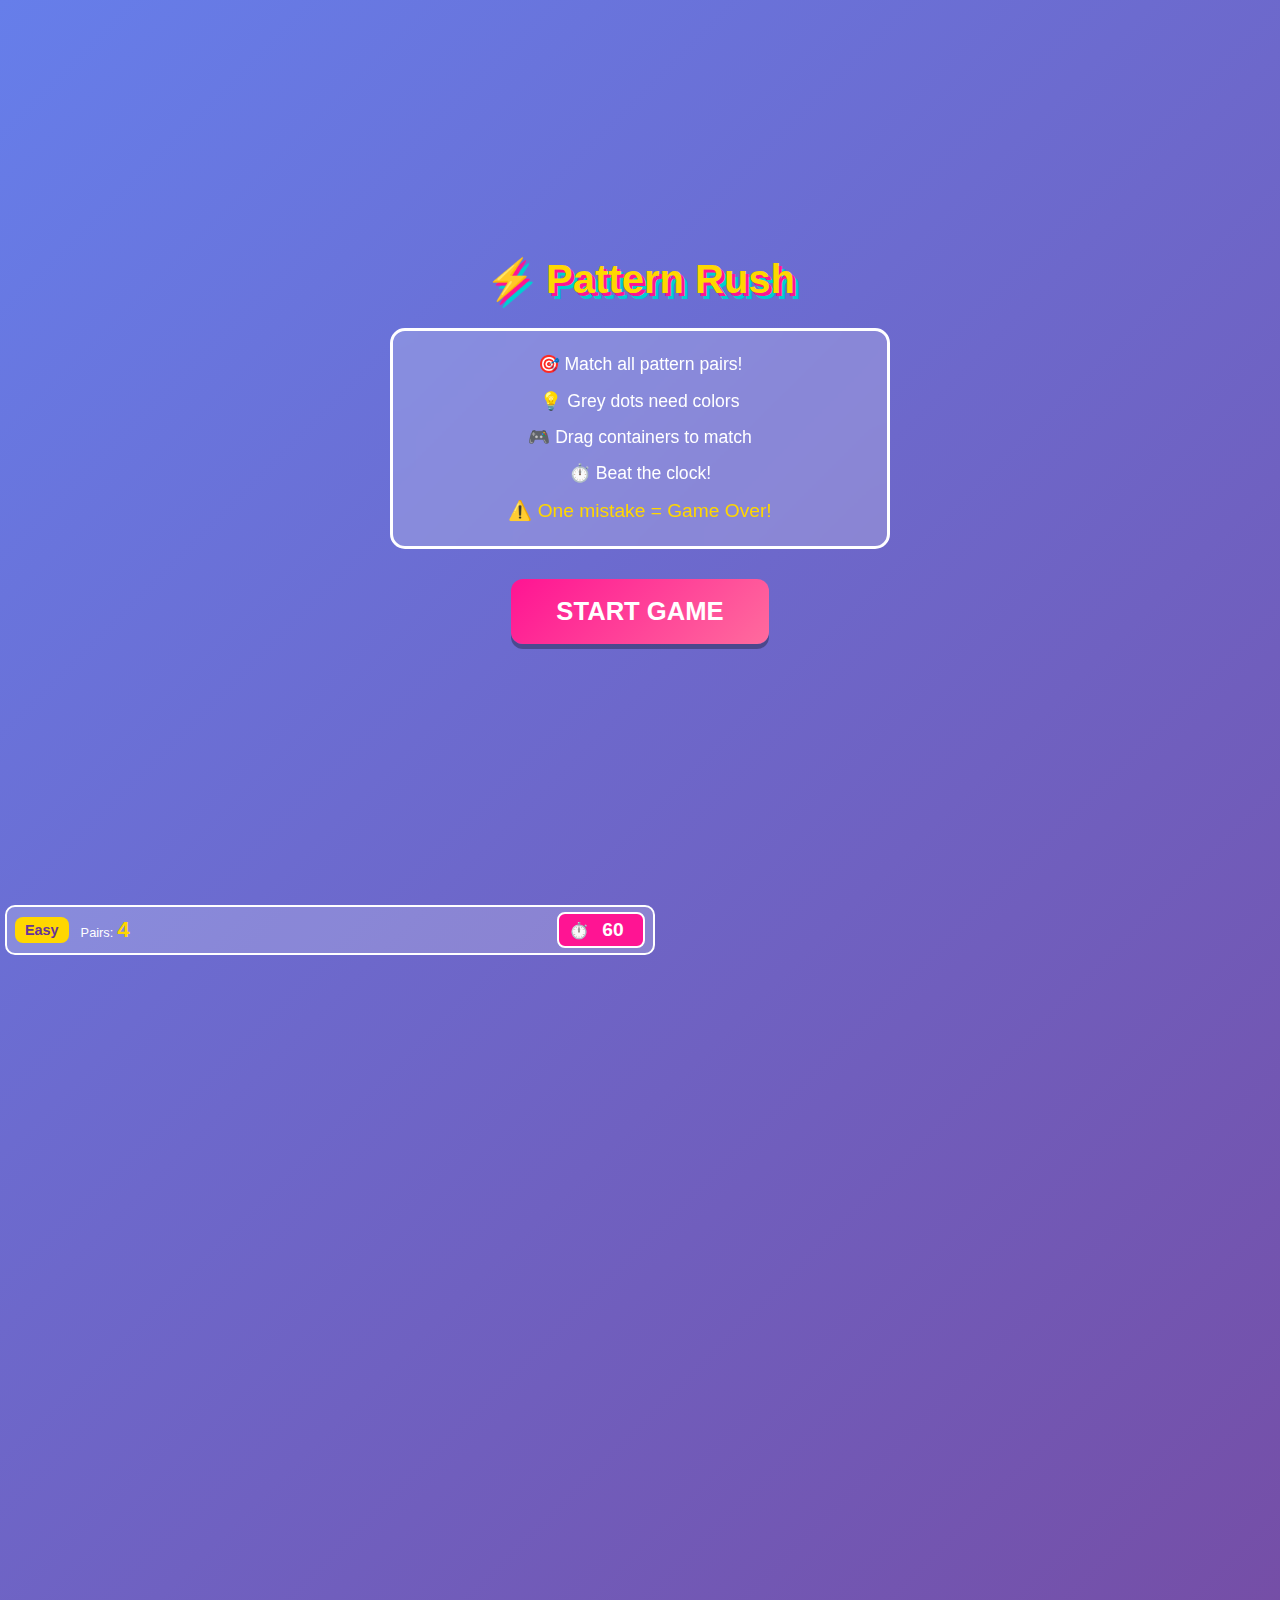
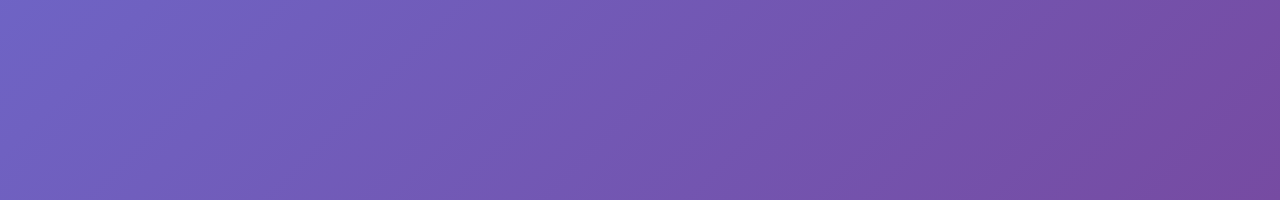
<file: index.html>
<!DOCTYPE html>
<html lang="en">
<head>
    <meta charset="UTF-8">
    <meta name="viewport" content="width=device-width, initial-scale=1.0">
    <title>Pattern Rush</title>
    <link rel="stylesheet" href="styles/main.css">
</head>
<body>
    <div id="app">
        <!-- Welcome Screen -->
        <div id="welcome-screen" class="screen active">
            <div class="container">
                <h1 class="game-title">⚡ Pattern Rush</h1>
                
                <div class="instructions">
                    <p>🎯 Match all pattern pairs!</p>
                    <p>💡 Grey dots need colors</p>
                    <p>🎮 Drag containers to match</p>
                    <p>⏱️ Beat the clock!</p>
                    <p>⚠️ One mistake = Game Over!</p>
                </div>
                
                <button class="btn-large btn-primary" onclick="game.showLevelSelect()">
                    START GAME
                </button>
            </div>
        </div>

        <!-- Level Selection Screen -->
        <div id="level-screen" class="screen">
            <div class="container">
                <h2 class="screen-title">Choose Level</h2>
                
                <div class="level-buttons">
                    <button class="level-btn" onclick="game.startGame('easy')">
                        <div class="level-emoji">😊</div>
                        <div class="level-name">EASY</div>
                        <div class="level-detail">4 Pairs - 2:00</div>
                    </button>
                    
                    <button class="level-btn" onclick="game.startGame('medium')">
                        <div class="level-emoji">😎</div>
                        <div class="level-name">MEDIUM</div>
                        <div class="level-detail">6 Pairs - 1:30</div>
                    </button>
                    
                    <button class="level-btn" onclick="game.startGame('hard')">
                        <div class="level-emoji">🔥</div>
                        <div class="level-name">HARD</div>
                        <div class="level-detail">7 Pairs - 1:00</div>
                    </button>
                </div>
                
                <button class="btn-medium btn-secondary" onclick="game.showWelcome()">
                    ← BACK
                </button>
            </div>
        </div>

        <!-- Game Screen -->
        <div id="game-screen" class="screen">
            <div class="game-header">
                <div class="header-left">
                    <span class="level-badge" id="current-level">Easy</span>
                    <div class="pairs-counter">
                        <span class="pairs-label">Pairs:</span>
                        <span class="pairs-number" id="pairs-count">4</span>
                    </div>
                </div>
                <div class="header-right">
                    <div class="timer" id="timer">
                        <span class="timer-icon">⏱️</span>
                        <span class="timer-value" id="timer-value">60</span>
                    </div>
                </div>
            </div>
            
            <!-- Free-flowing containers -->
            <div class="game-board" id="game-board">
                <!-- Tiles will be generated here -->
            </div>
            
            <div class="game-footer">
                <button class="btn-small btn-secondary" onclick="game.showLevelSelect()">
                    📋 MENU
                </button>
                <button class="btn-small btn-secondary" onclick="game.restartLevel()">
                    🔄 RESTART
                </button>
            </div>
        </div>

        <!-- Game Over Modal -->
        <div id="game-over-modal" class="modal">
            <div class="modal-content modal-fail">
                <div class="modal-emoji">😢</div>
                <h2 class="modal-title">Wrong Match!</h2>
                <p class="modal-text">Try again!</p>
                <div class="modal-buttons">
                    <button class="btn-medium btn-primary" onclick="game.restartLevel()">
                        TRY AGAIN
                    </button>
                    <button class="btn-medium btn-secondary" onclick="game.showLevelSelect()">
                        CHANGE LEVEL
                    </button>
                </div>
            </div>
        </div>

        <!-- Time's Up Modal -->
        <div id="timeout-modal" class="modal">
            <div class="modal-content modal-fail">
                <div class="modal-emoji">⏰</div>
                <h2 class="modal-title">Time's Up!</h2>
                <p class="modal-text">Try to be faster!</p>
                <div class="modal-buttons">
                    <button class="btn-medium btn-primary" onclick="game.restartLevel()">
                        TRY AGAIN
                    </button>
                    <button class="btn-medium btn-secondary" onclick="game.showLevelSelect()">
                        CHANGE LEVEL
                    </button>
                </div>
            </div>
        </div>

        <!-- Victory Modal -->
        <div id="victory-modal" class="modal">
            <div class="modal-content modal-success">
                <div class="modal-emoji">🎉</div>
                <h2 class="modal-title">You Win!</h2>
                <p class="modal-text" id="victory-time">Completed in 0:45!</p>
                <div class="modal-buttons">
                    <button class="btn-medium btn-primary" onclick="game.restartLevel()">
                        PLAY AGAIN
                    </button>
                    <button class="btn-medium btn-secondary" onclick="game.showLevelSelect()">
                        CHANGE LEVEL
                    </button>
                </div>
            </div>
        </div>
    </div>

    <script src="js/utils.js"></script>
    <script src="js/tile-generator.js"></script>
    <script src="js/game.js"></script>
</body>
</html>
</file>
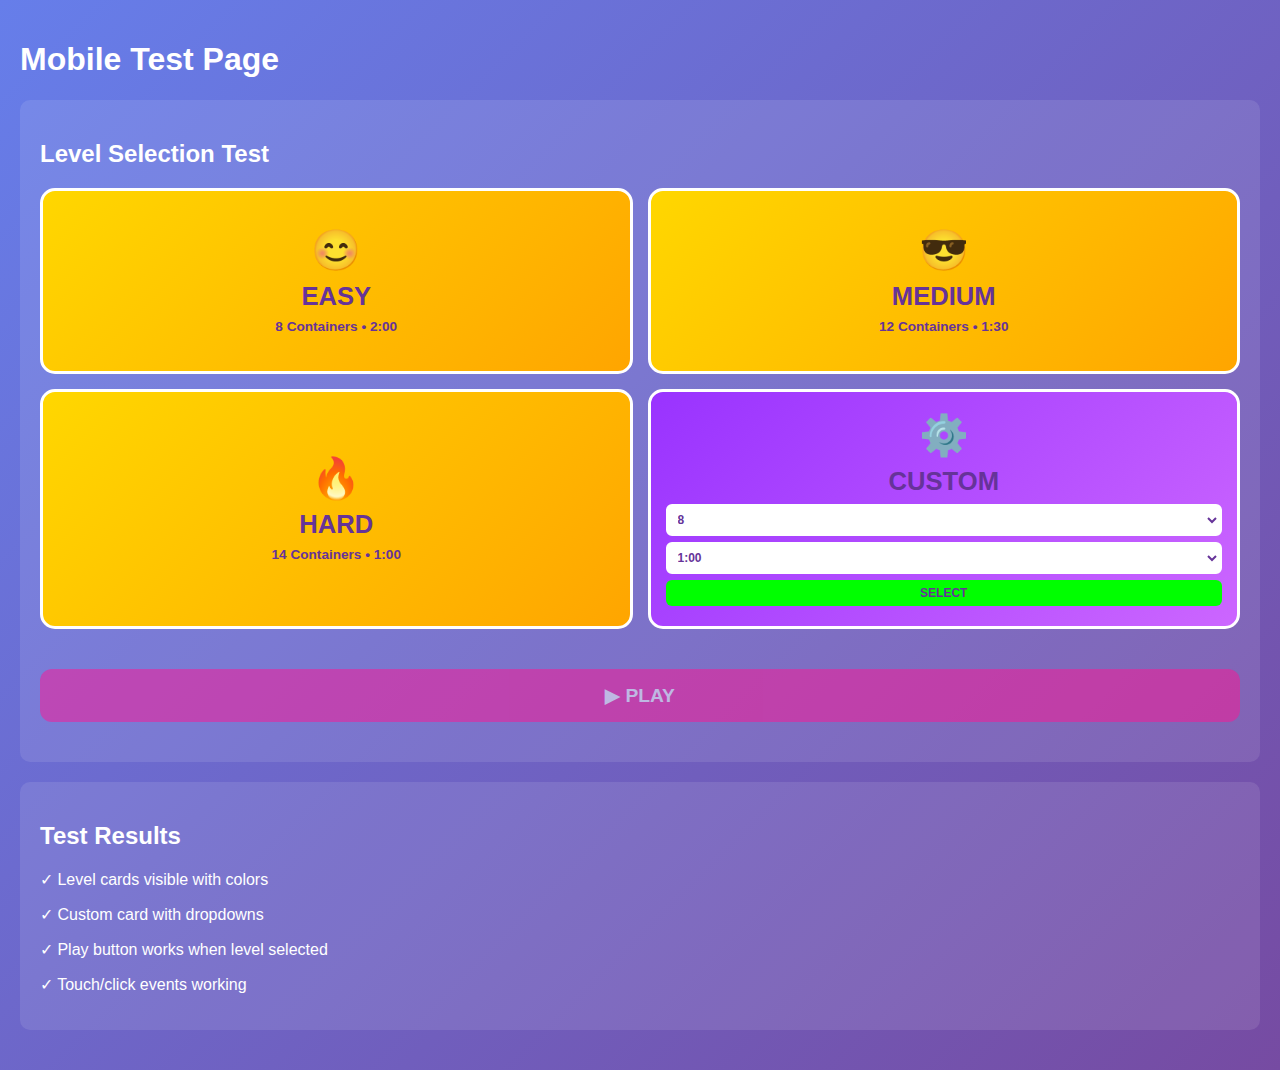
<file: mobile-test.html>
<!DOCTYPE html>
<html lang="en">
<head>
    <meta charset="UTF-8">
    <meta name="viewport" content="width=device-width, initial-scale=1.0, maximum-scale=1.0, user-scalable=no, viewport-fit=cover">
    <title>Pattern Rush - Mobile Test</title>
    <style>
        body {
            margin: 0;
            padding: 20px;
            font-family: Arial, sans-serif;
            background: linear-gradient(135deg, #667eea 0%, #764ba2 100%);
            color: white;
        }
        
        .test-section {
            background: rgba(255, 255, 255, 0.1);
            padding: 20px;
            margin-bottom: 20px;
            border-radius: 10px;
        }
        
        .test-grid {
            display: grid;
            grid-template-columns: repeat(2, 1fr);
            gap: 15px;
            margin: 20px 0;
        }
        
        .test-card {
            background: linear-gradient(135deg, #FFD700, #FFA500);
            background-color: #FFD700;
            border: 3px solid white;
            border-radius: 15px;
            padding: 20px 15px;
            min-height: 140px;
            display: flex;
            flex-direction: column;
            align-items: center;
            justify-content: center;
            gap: 8px;
            cursor: pointer;
            -webkit-tap-highlight-color: transparent;
        }
        
        .test-card.custom {
            background: linear-gradient(135deg, #9933FF, #CC66FF);
            background-color: #9933FF;
        }
        
        .test-card.selected {
            border-color: #00FF00;
            border-width: 4px;
        }
        
        .emoji {
            font-size: 2.5rem;
        }
        
        .name {
            font-size: 1.6rem;
            font-weight: bold;
            color: #663399;
        }
        
        .stats {
            font-size: 0.85rem;
            color: #663399;
            font-weight: bold;
        }
        
        .controls {
            display: flex;
            flex-direction: column;
            gap: 6px;
            width: 100%;
        }
        
        select, button {
            font-family: Arial, sans-serif;
            font-size: 0.75rem;
            padding: 6px;
            border-radius: 6px;
            font-weight: bold;
        }
        
        select {
            border: 2px solid white;
            background: white;
            color: #663399;
        }
        
        .btn {
            border: none;
            background: #00FF00;
            color: #663399;
            cursor: pointer;
        }
        
        .play-btn {
            font-size: 1.2rem;
            padding: 15px 30px;
            background: #FF1493;
            color: white;
            border: none;
            border-radius: 12px;
            cursor: pointer;
            margin: 20px 0;
            width: 100%;
        }
        
        .play-btn:disabled {
            opacity: 0.5;
        }
        
        .result {
            background: rgba(0, 255, 0, 0.2);
            padding: 15px;
            border-radius: 8px;
            margin-top: 20px;
        }
    </style>
</head>
<body>
    <h1>Mobile Test Page</h1>
    
    <div class="test-section">
        <h2>Level Selection Test</h2>
        <div class="test-grid">
            <div class="test-card" id="card1" onclick="selectCard(1)">
                <div class="emoji">😊</div>
                <div class="name">EASY</div>
                <div class="stats">8 Containers • 2:00</div>
            </div>
            
            <div class="test-card" id="card2" onclick="selectCard(2)">
                <div class="emoji">😎</div>
                <div class="name">MEDIUM</div>
                <div class="stats">12 Containers • 1:30</div>
            </div>
            
            <div class="test-card" id="card3" onclick="selectCard(3)">
                <div class="emoji">🔥</div>
                <div class="name">HARD</div>
                <div class="stats">14 Containers • 1:00</div>
            </div>
            
            <div class="test-card custom" id="card4" onclick="selectCard(4)">
                <div class="emoji">⚙️</div>
                <div class="name">CUSTOM</div>
                <div class="controls">
                    <select id="containers" onclick="event.stopPropagation()">
                        <option value="4">4</option>
                        <option value="6">6</option>
                        <option value="8" selected>8</option>
                        <option value="10">10</option>
                        <option value="12">12</option>
                        <option value="14">14</option>
                        <option value="16">16</option>
                    </select>
                    <select id="time" onclick="event.stopPropagation()">
                        <option value="30">0:30</option>
                        <option value="45">0:45</option>
                        <option value="60" selected>1:00</option>
                        <option value="90">1:30</option>
                        <option value="120">2:00</option>
                        <option value="180">3:00</option>
                    </select>
                    <button class="btn" onclick="event.stopPropagation(); selectCard(4)">SELECT</button>
                </div>
            </div>
        </div>
        
        <button class="play-btn" id="playBtn" onclick="testPlay()" disabled>▶ PLAY</button>
        
        <div class="result" id="result" style="display:none;">
            Selected: <span id="selected">None</span>
        </div>
    </div>
    
    <div class="test-section">
        <h2>Test Results</h2>
        <p>✓ Level cards visible with colors</p>
        <p>✓ Custom card with dropdowns</p>
        <p>✓ Play button works when level selected</p>
        <p>✓ Touch/click events working</p>
    </div>
    
    <script>
        let selected = null;
        
        function selectCard(num) {
            selected = num;
            
            // Remove all selections
            document.querySelectorAll('.test-card').forEach(card => {
                card.classList.remove('selected');
            });
            
            // Add selection
            document.getElementById('card' + num).classList.add('selected');
            
            // Enable play button
            document.getElementById('playBtn').disabled = false;
            
            // Show result
            let levelName = ['Easy', 'Medium', 'Hard', 'Custom'][num-1];
            document.getElementById('selected').textContent = levelName;
            document.getElementById('result').style.display = 'block';
        }
        
        function testPlay() {
            if (selected) {
                alert('Play button works! Selected: ' + ['Easy', 'Medium', 'Hard', 'Custom'][selected-1]);
            }
        }
    </script>
</body>
</html>
</file>
<file: styles/main.css>
* {
    margin: 0;
    padding: 0;
    box-sizing: border-box;
}

body {
    font-family: 'Arial Black', Arial, sans-serif;
    background: linear-gradient(135deg, #667eea 0%, #764ba2 100%);
    min-height: 100vh;
    color: white;
    overflow: hidden;
    touch-action: manipulation;
    user-select: none;
    -webkit-user-select: none;
}

/* Screen Management */
.screen {
    display: none;
    min-height: 100vh;
    padding: 15px;
}

.screen.active {
    display: flex;
    flex-direction: column;
    align-items: center;
    justify-content: center;
}

.container {
    text-align: center;
    max-width: 500px;
    width: 100%;
}

/* Typography */
.game-title {
    font-size: 2.5rem;
    margin-bottom: 25px;
    color: #FFD700;
    text-shadow: 3px 3px 0px #FF1493, 6px 6px 0px #00CED1;
    animation: titleBounce 2s ease-in-out infinite;
}

@keyframes titleBounce {
    0%, 100% { transform: translateY(0); }
    50% { transform: translateY(-8px); }
}

.screen-title {
    font-size: 2rem;
    margin-bottom: 30px;
    color: #FFD700;
    text-shadow: 3px 3px 0px #FF1493;
}

/* Instructions */
.instructions {
    background: rgba(255, 255, 255, 0.2);
    border: 3px solid white;
    border-radius: 15px;
    padding: 20px;
    margin-bottom: 30px;
    backdrop-filter: blur(10px);
}

.instructions p {
    font-size: 1.1rem;
    margin-bottom: 10px;
    line-height: 1.5;
}

.instructions p:last-child {
    margin-bottom: 0;
    color: #FFD700;
    font-size: 1.2rem;
}

/* Buttons */
.btn-large,
.btn-medium,
.btn-small {
    font-family: 'Arial Black', Arial, sans-serif;
    font-weight: bold;
    border: none;
    border-radius: 12px;
    cursor: pointer;
    transition: all 0.2s;
    text-transform: uppercase;
    box-shadow: 0 5px 0 rgba(0, 0, 0, 0.3);
}

.btn-large {
    padding: 18px 45px;
    font-size: 1.6rem;
}

.btn-medium {
    padding: 12px 35px;
    font-size: 1.2rem;
}

.btn-small {
    padding: 10px 20px;
    font-size: 1rem;
}

@media (max-width: 480px) {
    .btn-small {
        padding: 12px 25px;
        font-size: 1.1rem;
    }
}

.btn-primary {
    background: linear-gradient(135deg, #FF1493, #FF6B9D);
    color: white;
}

.btn-secondary {
    background: linear-gradient(135deg, #00CED1, #20B2AA);
    color: white;
}

.btn-large:active,
.btn-medium:active,
.btn-small:active {
    transform: translateY(3px);
    box-shadow: 0 2px 0 rgba(0, 0, 0, 0.3);
}

/* Level Selection */
.level-buttons {
    display: flex;
    flex-direction: column;
    gap: 15px;
    margin-bottom: 25px;
}

.level-btn {
    background: linear-gradient(135deg, #FFD700, #FFA500);
    border: 3px solid white;
    border-radius: 15px;
    padding: 20px;
    cursor: pointer;
    transition: all 0.2s;
    box-shadow: 0 5px 0 rgba(0, 0, 0, 0.3);
}

.level-btn:active {
    transform: translateY(3px);
    box-shadow: 0 2px 0 rgba(0, 0, 0, 0.3);
}

.level-emoji {
    font-size: 2.5rem;
    margin-bottom: 8px;
}

.level-name {
    font-size: 1.6rem;
    font-weight: bold;
    color: #663399;
    margin-bottom: 5px;
}

.level-detail {
    font-size: 1rem;
    color: #8B4513;
}

/* New Level Selection Grid */
.level-selection-grid {
    display: grid;
    grid-template-columns: repeat(2, 1fr);
    gap: 15px;
    margin-bottom: 25px;
}

.level-card {
    background: linear-gradient(135deg, #FFD700, #FFA500);
    background-color: #FFD700; /* Fallback */
    border: 3px solid white;
    border-radius: 15px;
    padding: 20px 15px;
    cursor: pointer;
    transition: all 0.2s;
    box-shadow: 0 5px 0 rgba(0, 0, 0, 0.3);
    height: 200px; /* Fixed height for all cards */
    display: flex;
    flex-direction: column;
    align-items: center;
    justify-content: center;
    gap: 8px;
    -webkit-tap-highlight-color: transparent;
}

.level-card:active {
    transform: translateY(3px);
    box-shadow: 0 2px 0 rgba(0, 0, 0, 0.3);
}

.level-card.selected {
    border-color: #00FF00;
    border-width: 4px;
    box-shadow: 0 0 20px #00FF00, 0 5px 0 rgba(0, 0, 0, 0.3);
}

.level-stats {
    font-size: 0.85rem;
    color: #663399;
    font-weight: bold;
}

.custom-card {
    background: linear-gradient(135deg, #9933FF, #CC66FF);
    background-color: #9933FF; /* Fallback */
}

.custom-header {
    display: flex;
    flex-direction: column;
    align-items: center;
    gap: 4px;
    margin-bottom: 8px;
}

.level-emoji-small {
    font-size: 1.5rem;
}

.custom-controls {
    display: flex;
    flex-direction: column;
    gap: 6px;
    width: 100%;
    touch-action: manipulation;
}

.custom-row {
    display: flex;
    align-items: center;
    justify-content: space-between;
    gap: 8px;
}

.custom-label {
    font-size: 0.7rem;
    color: white;
    font-weight: bold;
    text-transform: lowercase;
    flex: 0 0 auto;
    min-width: 60px;
}

.custom-select-compact {
    font-family: 'Arial Black', Arial, sans-serif;
    font-size: 0.7rem;
    padding: 4px 6px;
    border: 2px solid white;
    border-radius: 6px;
    background: white;
    color: #663399;
    font-weight: bold;
    cursor: pointer;
    -webkit-appearance: none;
    -moz-appearance: none;
    appearance: none;
    touch-action: manipulation;
    text-align: center;
    flex: 1;
    max-width: 60px;
}

.custom-select-btn {
    font-family: 'Arial Black', Arial, sans-serif;
    font-size: 0.75rem;
    padding: 6px;
    border: none;
    border-radius: 6px;
    background: #00FF00;
    color: #663399;
    font-weight: bold;
    cursor: pointer;
    box-shadow: 0 2px 0 rgba(0, 0, 0, 0.3);
    -webkit-tap-highlight-color: transparent;
    touch-action: manipulation;
    width: 100%;
    margin-top: 4px;
}

.custom-select-btn:active {
    transform: translateY(1px);
    box-shadow: 0 1px 0 rgba(0, 0, 0, 0.3);
}

.btn-play:not(:disabled):active {
    transform: translateY(4px);
    box-shadow: 0 2px 0 rgba(0, 0, 0, 0.3);
}

#play-btn {
    -webkit-tap-highlight-color: transparent;
    touch-action: manipulation;
}

#play-btn:disabled {
    opacity: 0.5;
    cursor: not-allowed;
}

@media (max-width: 480px) {
    .level-selection-grid {
        gap: 10px;
    }
    
    .level-card {
        padding: 15px 10px;
        height: 180px; /* Fixed height on mobile */
        border-width: 3px;
    }
    
    .level-card.selected {
        border-width: 4px;
    }
    
    .level-emoji {
        font-size: 2rem;
    }
    
    .level-name {
        font-size: 1.3rem;
    }
    
    .level-stats {
        font-size: 0.75rem;
    }
    
    .level-emoji-small {
        font-size: 1.3rem;
    }
    
    .custom-label {
        font-size: 0.65rem;
        min-width: 55px;
    }
    
    .custom-select-compact {
        font-size: 0.65rem;
        padding: 4px 4px;
        max-width: 55px;
    }
    
    .custom-select-btn {
        font-size: 0.7rem;
        padding: 5px;
    }
}

/* Level Detail (old style - keep for compatibility) */

/* Game Screen */
#game-screen {
    justify-content: flex-start;
    padding: 5px;
    overflow: hidden;
    /* Fallback for older browsers */
    height: 100vh;
    height: calc(var(--vh, 1vh) * 100);
    min-height: 100vh;
    min-height: calc(var(--vh, 1vh) * 100);
    display: flex;
    flex-direction: column;
    position: relative;
}

/* For browsers that support dvh */
@supports (height: 100dvh) {
    #game-screen {
        height: 100dvh;
        min-height: 100dvh;
    }
}

@media (max-width: 480px) {
    #game-screen {
        padding: 4px 4px max(4px, env(safe-area-inset-bottom)) 4px;
    }
}

@media (max-height: 700px) {
    #game-screen {
        padding: 3px;
    }
}

.game-header {
    display: flex;
    justify-content: space-between;
    align-items: center;
    width: 100%;
    max-width: 650px;
    margin-bottom: 5px;
    padding: 5px 8px;
    background: rgba(255, 255, 255, 0.2);
    border-radius: 10px;
    border: 2px solid white;
    flex-shrink: 0;
}

@media (max-width: 480px) {
    .game-header {
        padding: 3px 5px;
        margin-bottom: 3px;
        border-width: 2px;
    }
}

@media (max-height: 700px) {
    .game-header {
        padding: 3px 5px;
        margin-bottom: 2px;
    }
}

.header-left {
    display: flex;
    align-items: center;
    gap: 12px;
}

.level-badge {
    font-size: 0.9rem;
    font-weight: bold;
    background: #FFD700;
    color: #663399;
    padding: 5px 10px;
    border-radius: 8px;
}

.pairs-counter {
    display: flex;
    align-items: baseline;
    gap: 4px;
}

.pairs-label {
    font-size: 0.8rem;
}

.pairs-number {
    font-size: 1.4rem;
    font-weight: bold;
    color: #FFD700;
}

.header-right {
    display: flex;
    align-items: center;
    gap: 8px;
}

.mute-btn {
    background: rgba(255, 255, 255, 0.2);
    border: 2px solid white;
    border-radius: 8px;
    padding: 5px 10px;
    font-size: 1.2rem;
    cursor: pointer;
    transition: all 0.2s;
}

.mute-btn:hover {
    background: rgba(255, 255, 255, 0.3);
    transform: scale(1.1);
}

.mute-btn:active {
    transform: scale(0.95);
}

.mute-btn.muted {
    opacity: 0.5;
}

.timer {
    display: flex;
    align-items: center;
    gap: 4px;
    background: #FF1493;
    padding: 5px 10px;
    border-radius: 8px;
    border: 2px solid white;
}

.timer-icon {
    font-size: 1rem;
}

.timer-value {
    font-size: 1.2rem;
    font-weight: bold;
    min-width: 40px;
    text-align: center;
}

.timer.warning {
    animation: timerPulse 0.5s ease-in-out infinite;
    background: #FF0000;
}

@keyframes timerPulse {
    0%, 100% { transform: scale(1); }
    50% { transform: scale(1.1); }
}

/* Game Board - Free flowing containers */
.game-board {
    display: flex;
    flex-wrap: wrap;
    justify-content: center;
    align-items: flex-start;
    align-content: flex-start;
    gap: 8px;
    width: 100%;
    max-width: 650px;
    margin-bottom: 0;
    padding: 5px;
    flex: 1 1 auto;
    overflow-y: auto;
    overflow-x: hidden;
    min-height: 0;
    -webkit-overflow-scrolling: touch;
    /* Ensure enough bottom padding so content doesn't hide under footer */
    padding-bottom: 60px;
}

@media (max-width: 480px) {
    .game-board {
        gap: 6px;
        padding: 3px 3px 80px 3px;
        margin-bottom: 0;
    }
}

@media (max-height: 700px) {
    .game-board {
        gap: 5px;
        padding: 3px 3px 70px 3px;
        margin-bottom: 0;
    }
}

@media (min-width: 480px) {
    .game-board {
        gap: 12px;
        padding: 8px 8px 60px 8px;
    }
}

/* Tile Container - Same size for all levels (4x4 pattern) */
.tile-container {
    background: white;
    border: 3px solid #663399;
    border-radius: 8px;
    padding: 5px;
    cursor: grab;
    transition: all 0.2s;
    box-shadow: 0 3px 0 rgba(0, 0, 0, 0.3);
    display: flex;
    width: 82px;
    height: 82px;
    order: 0;
}

.tile-container.completed {
    order: 999;
    border-color: #00FF00;
    border-width: 5px;
    opacity: 0.85;
    cursor: default;
    background: rgba(0, 255, 0, 0.05);
    box-shadow: 0 0 15px rgba(0, 255, 0, 0.5), 0 4px 0 rgba(0, 0, 0, 0.3);
    position: relative;
}

.tile-container.completed::after {
    content: '✓';
    position: absolute;
    top: 50%;
    left: 50%;
    transform: translate(-50%, -50%);
    font-size: 3.5rem;
    color: #00FF00;
    font-weight: bold;
    text-shadow: 0 0 10px rgba(0, 255, 0, 0.8), 2px 2px 4px rgba(0, 0, 0, 0.5);
    pointer-events: none;
    z-index: 10;
}

@media (min-width: 400px) {
    .tile-container {
        width: 100px;
        height: 100px;
        padding: 7px;
    }
}

@media (min-width: 480px) {
    .tile-container {
        width: 130px;
        height: 130px;
        padding: 10px;
        border-width: 4px;
    }
}

@media (max-height: 700px) {
    .tile-container {
        width: 72px;
        height: 72px;
        padding: 4px;
    }
}

@media (max-height: 650px) {
    .tile-container {
        width: 68px;
        height: 68px;
        padding: 4px;
    }
    
    .tile-container.completed::after {
        font-size: 2.5rem;
    }
}

@media (min-width: 480px) {
    .tile-container {
        width: 140px;
        height: 140px;
        padding: 12px;
    }
}

.tile-container:active {
    cursor: grabbing;
}

.tile-container.dragging {
    opacity: 0.6;
    transform: scale(0.95);
}

.tile-container.drag-over {
    border-color: #FFD700;
    border-width: 5px;
    box-shadow: 0 0 25px #FFD700, 0 0 40px rgba(255, 215, 0, 0.5);
    transform: scale(1.08);
    background: rgba(255, 215, 0, 0.1);
    animation: dragOverPulse 0.5s ease-in-out infinite;
}

@keyframes dragOverPulse {
    0%, 100% { 
        box-shadow: 0 0 25px #FFD700, 0 0 40px rgba(255, 215, 0, 0.5);
    }
    50% { 
        box-shadow: 0 0 35px #FFD700, 0 0 60px rgba(255, 215, 0, 0.7);
    }
}

.tile-container.matched {
    animation: matchPulse 0.6s ease-out;
}

@keyframes matchPulse {
    0% { transform: scale(1); }
    50% { transform: scale(1.15); box-shadow: 0 0 25px #00FF00; }
    100% { transform: scale(1); }
}

.tile-container.wrong-match {
    animation: shake 0.5s ease-out;
}

@keyframes shake {
    0%, 100% { transform: translateX(0); }
    25% { transform: translateX(-10px); }
    75% { transform: translateX(10px); }
}

/* Tile Grid - pattern inside container */
.tile-grid {
    display: grid;
    gap: 4px;
    width: 100%;
    height: 100%;
}

@media (min-width: 400px) {
    .tile-grid {
        gap: 5px;
    }
}

@media (min-width: 480px) {
    .tile-grid {
        gap: 6px;
    }
}

.tile-dot {
    width: 100%;
    height: 100%;
    border-radius: 6px;
    border: 2px solid rgba(0, 0, 0, 0.15);
    transition: all 0.3s;
}

/* Ensure perfect squares */
.tile-grid > .tile-dot {
    aspect-ratio: 1 / 1;
}

/* Bright colors */
.tile-dot.red { 
    background: #FF0000;
    box-shadow: inset 0 -2px 0 rgba(0, 0, 0, 0.2);
}

.tile-dot.blue { 
    background: #0066FF;
    box-shadow: inset 0 -2px 0 rgba(0, 0, 0, 0.2);
}

.tile-dot.yellow { 
    background: #FFD700;
    box-shadow: inset 0 -2px 0 rgba(0, 0, 0, 0.2);
}

.tile-dot.purple { 
    background: #9933FF;
    box-shadow: inset 0 -2px 0 rgba(0, 0, 0, 0.2);
}

.tile-dot.orange { 
    background: #FF6600;
    box-shadow: inset 0 -2px 0 rgba(0, 0, 0, 0.2);
}

.tile-dot.green { 
    background: #00CC00;
    box-shadow: inset 0 -2px 0 rgba(0, 0, 0, 0.2);
}

.tile-dot.pink { 
    background: #FF1493;
    box-shadow: inset 0 -2px 0 rgba(0, 0, 0, 0.2);
}

.tile-dot.cyan { 
    background: #00CED1;
    box-shadow: inset 0 -2px 0 rgba(0, 0, 0, 0.2);
}

.tile-dot.grey { 
    background: #D3D3D3;
    border: 2px dashed #999999;
    box-shadow: inset 0 0 8px rgba(0, 0, 0, 0.2);
}

/* Game Footer - Hidden by default */
.game-footer {
    display: none;
}

/* Game Footer - Only show on active game screen */
#game-screen.active .game-footer {
    display: flex;
    gap: 10px;
    width: 100%;
    max-width: 650px;
    justify-content: center;
    flex-shrink: 0;
    padding: 10px 0 15px 0;
    background: #667eea;
    position: fixed;
    bottom: 0;
    left: 50%;
    transform: translateX(-50%);
    z-index: 1000;
    box-shadow: 0 -3px 10px rgba(0, 0, 0, 0.3);
}

@media (max-width: 480px) {
    #game-screen.active .game-footer {
        gap: 12px;
        padding: 12px 10px 18px 10px;
        background: #667eea;
        width: 100%;
        max-width: 100%;
        left: 0;
        transform: none;
    }
}

@media (max-height: 700px) {
    #game-screen.active .game-footer {
        padding: 10px 10px 15px 10px;
    }
}

/* Modals */
.modal {
    display: none;
    position: fixed;
    top: 0;
    left: 0;
    right: 0;
    bottom: 0;
    background: rgba(0, 0, 0, 0.8);
    z-index: 1000;
    align-items: center;
    justify-content: center;
    animation: fadeIn 0.3s;
}

.modal.active {
    display: flex;
}

@keyframes fadeIn {
    from { opacity: 0; }
    to { opacity: 1; }
}

.modal-content {
    background: white;
    border-radius: 20px;
    padding: 35px;
    max-width: 350px;
    width: 85%;
    text-align: center;
    animation: modalPop 0.4s ease-out;
}

@keyframes modalPop {
    from {
        transform: scale(0.5);
        opacity: 0;
    }
    to {
        transform: scale(1);
        opacity: 1;
    }
}

.modal-success {
    border: 5px solid #00FF00;
}

.modal-fail {
    border: 5px solid #FF0000;
}

.modal-emoji {
    font-size: 4rem;
    margin-bottom: 15px;
}

.modal-title {
    font-size: 2rem;
    margin-bottom: 12px;
}

.modal-success .modal-title {
    color: #00CC00;
}

.modal-fail .modal-title {
    color: #FF0000;
}

.modal-text {
    font-size: 1.3rem;
    margin-bottom: 25px;
    color: #663399;
}

.modal-buttons {
    display: flex;
    flex-direction: column;
    gap: 12px;
}

/* Mobile Optimizations */
@media (max-width: 480px) {
    .game-title {
        font-size: 2rem;
    }
    
    .screen-title {
        font-size: 1.6rem;
    }
    
    .btn-large {
        font-size: 1.4rem;
        padding: 15px 35px;
    }
    
    .level-badge {
        font-size: 0.75rem;
        padding: 3px 6px;
    }
    
    .pairs-label {
        font-size: 0.7rem;
    }
    
    .pairs-number {
        font-size: 1.1rem;
    }
    
    .timer {
        padding: 3px 6px;
    }
    
    .timer-icon {
        font-size: 0.85rem;
    }
    
    .timer-value {
        font-size: 1rem;
        min-width: 32px;
    }
    
    .mute-btn {
        padding: 3px 6px;
        font-size: 0.9rem;
    }
    
    .tile-grid {
        gap: 2px;
    }
    
    .btn-small {
        font-size: 0.75rem;
        padding: 5px 10px;
        box-shadow: 0 3px 0 rgba(0, 0, 0, 0.3);
        min-width: 70px;
    }
}

@media (max-width: 380px) {
    .tile-container {
        width: 75px;
        height: 75px;
        padding: 4px;
    }
    
    .tile-grid {
        gap: 2px;
    }
    
    .game-board {
        gap: 5px;
    }
    
    .btn-small {
        font-size: 0.7rem;
        padding: 5px 8px;
        min-width: 65px;
    }
    
    .tile-container.completed::after {
        font-size: 2.8rem;
    }
}
</file>
